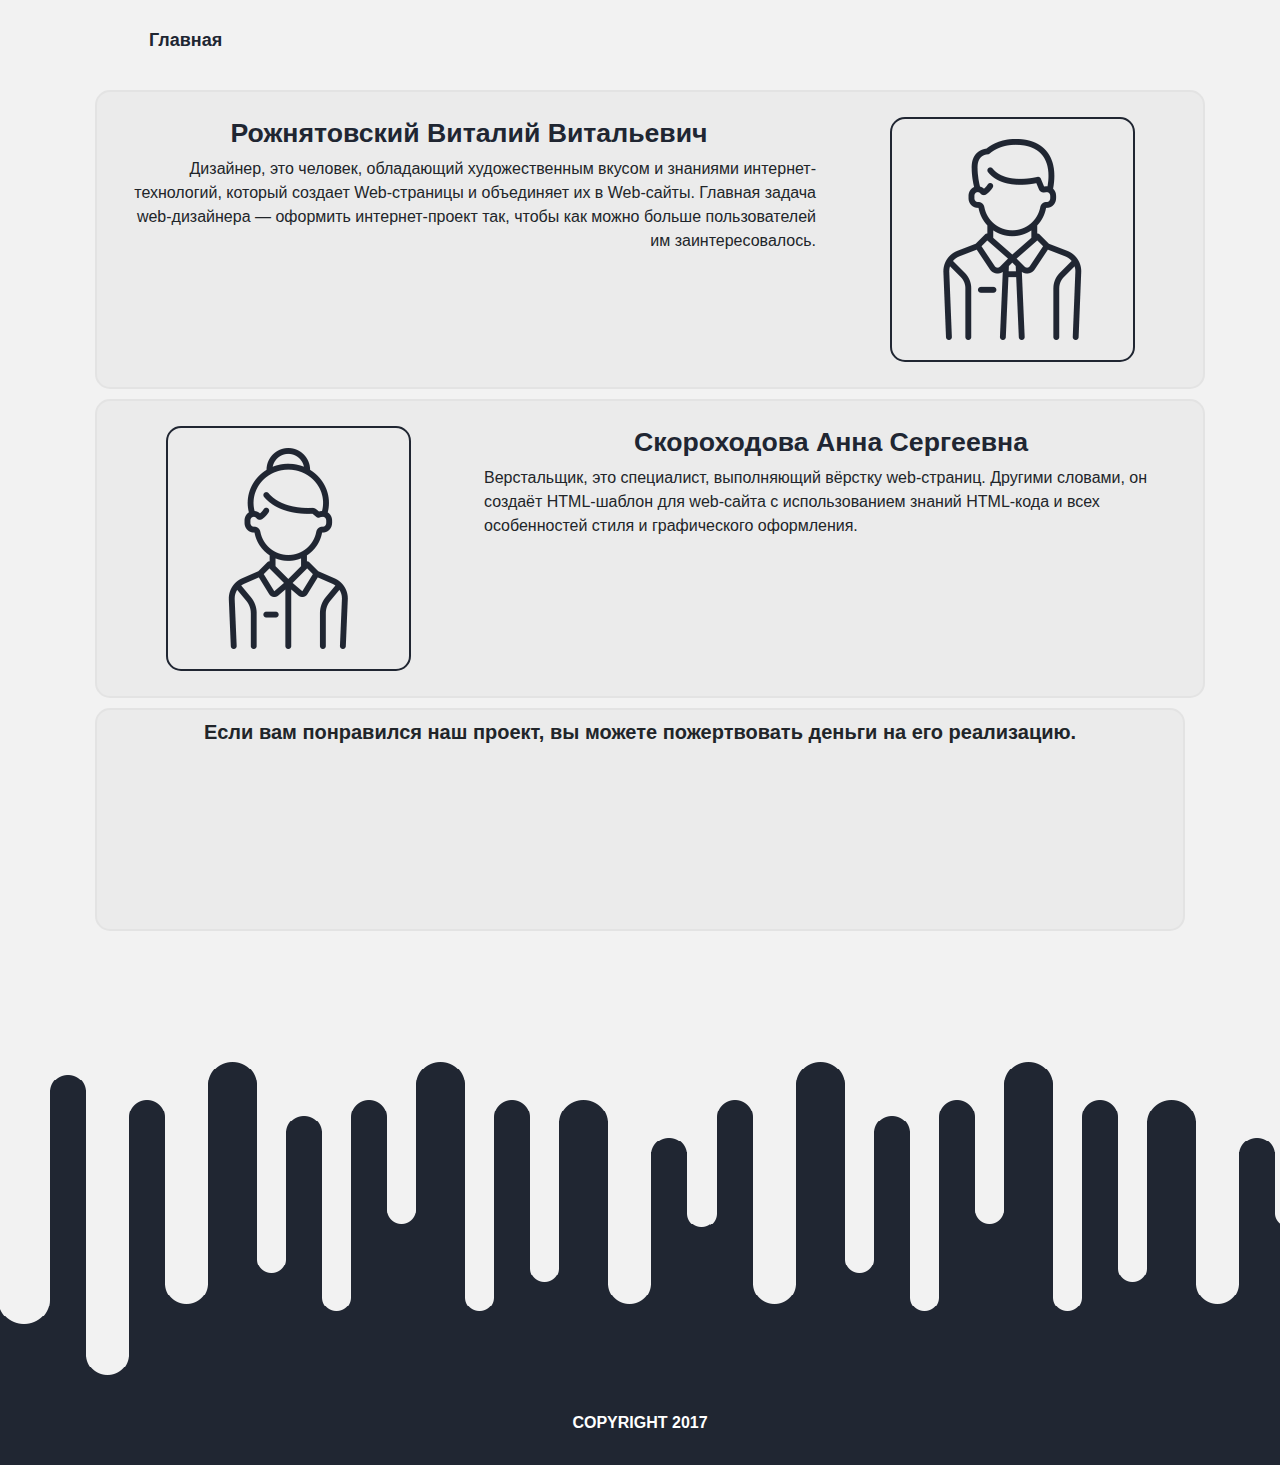
<file: aboutTeam.html>
<!DOCTYPE html>
<html lang="ru">
<head>
	<meta charset="UTF-8">
	<meta http-equiv="X-UA-Compatible" content="IE=edge" />
	<meta name="viewport" content="width=device-width, initial-scale=1.0" />
	<!-- The above 3 meta tags *must* come first in the head; any other head content must come *after* these tags -->

	<!-- Titles -->
	<title>О нас</title>
	<meta name="keywords" content="">
    <meta name="description" content="">


		<link rel="stylesheet" href="libs/animate.css/animate.min.css" />

    <!-- Bootstrap CSS -->
	<link rel="stylesheet" href="libs/bootstrap/css/bootstrap.css">
	<!-- Styles -->
	<link rel="stylesheet" href="css/style.css">
  <link rel="stylesheet" href="libs/font-awesome/css/font-awesome.min.css">


	<!-- FavIcon -->
	<link rel="icon" href="img/favicon.png"  type="image/x-icon" />
</head>
<nav class="navbar navbar-toggleable-md bg-faded navbar-expand-lg">
	<div class="container">
  <button class="navbar-toggler navbar-toggler-right" type="button" data-toggle="collapse" data-target="#navbarNav" aria-controls="navbarNav" aria-expanded="false" aria-label="Toggle navigation">
    <span class="navbar-toggler-icon">&#8801;</span>
  </button>
  <a class="navbar-brand" href="#"></a>
  <div class=" colap collapse navbar-collapse" id="navbarNav">
    <ul class="navbar-nav">
      <li class="nav-item">
        <a class="nav-link" href="index.html">Главная</a>
      </li>
    </ul>
  </div>
	</div>
</nav>
<header>
  <div class="container">

      <div class="team servicesDiv">
        <div class="row ">
          <div class="col-sm-8 ">
            <h2>Рожнятовский Виталий Витальевич</h2>
            <p class="man">Дизайнер, это человек, обладающий художественным вкусом и знаниями интернет-технологий, который создает Web-страницы и объединяет их в Web-сайты. Главная задача web-дизайнера — оформить интернет-проект так, чтобы как можно больше пользователей им заинтересовалось.</p>
          </div>
          <div class="col-sm-4">
            <img class="kontur" src="img\man.png" alt="">
          </div>
        </div>
        </div>
      <div class="team servicesDiv">
        <div class="row">
          <div class="col-sm-4">
            <img class="kontur" src="img\woman.png" alt="">
          </div>
        <div class="col-sm-8">
          <h2>Скороходова Анна Сергеевна</h2>
          <p class="woman">Верстальщик, это специалист, выполняющий вёрстку web-страниц. Другими словами, он создаёт HTML-шаблон для web-сайта с использованием знаний HTML-кода и всех особенностей стиля и графического оформления.</p>
        </div>
        </div>
      </div>
      </div>
  </div>
</header>

<div class="section1">
  <div class="container">
    <div class="servicesDiv">
      <h3>Если вам понравился наш проект, вы можете пожертвовать деньги на его реализацию.</h3>
			<iframe  src="https://money.yandex.ru/quickpay/shop-widget?writer=seller&targets=%22%D0%9F%D0%BE%D0%B4%D0%B4%D0%B5%D1%80%D0%B6%D0%BA%D0%B0%20%D0%BF%D1%80%D0%BE%D0%B5%D0%BA%D1%82%D0%B0%20-%20%D0%A4%D1%80%D0%B0%D1%85%D1%82%D0%BE%D0%B2%D0%B0%D0%BD%D0%B8%D0%B5%20%D0%B0%D0%B2%D1%82%D0%BE%22&targets-hint=&default-sum=100&button-text=14&fio=on&mail=on&hint=&successURL=https%3A%2F%2Fteamlogistics.github.io%2FaboutTeam.html&quickpay=shop&account=410014892072989" width="450" height="170" frameborder="0" allowtransparency="true" scrolling="no"></iframe>

  </div>
</div>
</div>








<footer>
		<p>COPYRIGHT 2017</p>
</footer>

<!-- конец -->
	<!-- Библиотека jQuery - необходима для Bootstrap плагинов -->
	<script src="libs/jquery/jquery.min.js"></script>

	<!-- Bootstrap JS скрипты -->
	<script src="libs/bootstrap/js/bootstrap.js"></script>
	<script src="libs/bootstrap/js/bootstrap.bundle.js"></script>

	<script src="libs/wowjs/wow.min.js"></script>
	<script>
	 new WOW().init();
	</script>
</file>
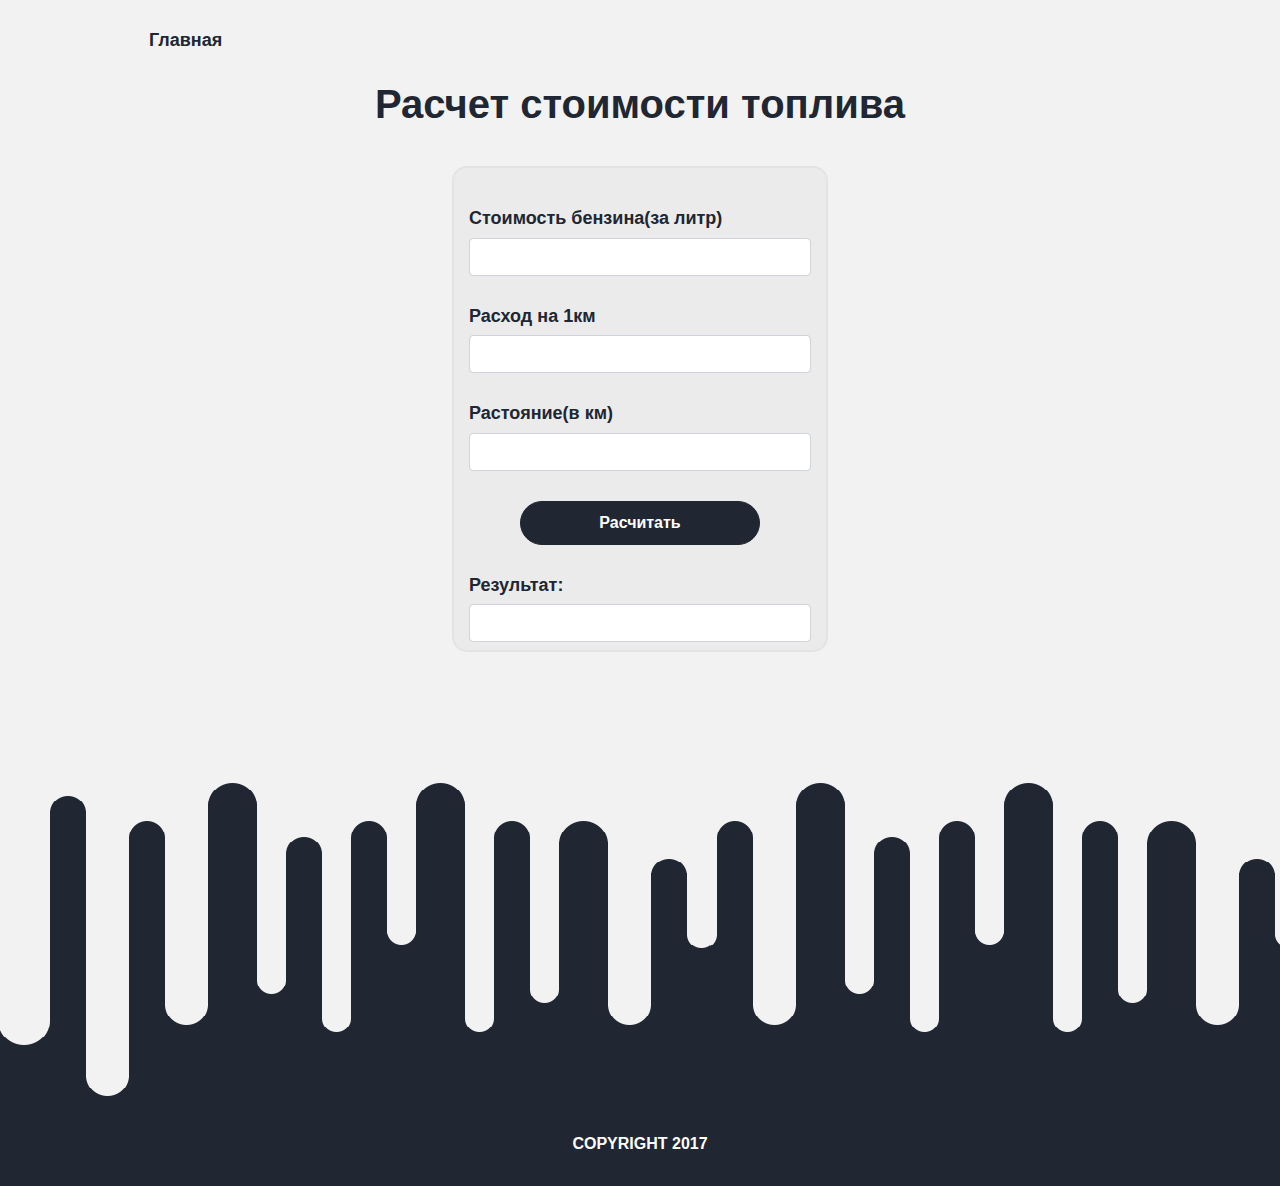
<file: calc.html>
<!DOCTYPE html>
<html lang="ru">
<head>
	<meta charset="UTF-8">
	<meta http-equiv="X-UA-Compatible" content="IE=edge" />
	<meta name="viewport" content="width=device-width, initial-scale=1.0" />
	<!-- The above 3 meta tags *must* come first in the head; any other head content must come *after* these tags -->

	<!-- Titles -->
	<title>Document</title>
	<meta name="keywords" content="">
    <meta name="description" content="">

    <!-- Bootstrap CSS -->
	<link rel="stylesheet" href="libs/bootstrap/css/bootstrap.css">
	<!-- Styles -->
	<link rel="stylesheet" href="css/style.css">
  <link rel="stylesheet" href="libs/font-awesome/css/font-awesome.min.css">


	<!-- FavIcon -->
	<link rel="icon" href="img/favicon.png"  type="image/x-icon" />



</head>
<header>
  <nav class="navbar navbar-toggleable-md bg-faded navbar-expand-lg">
  	<div class="container">
    <button class="navbar-toggler navbar-toggler-right" type="button" data-toggle="collapse" data-target="#navbarNav" aria-controls="navbarNav" aria-expanded="false" aria-label="Toggle navigation">
      <span class="navbar-toggler-icon">&#8801;</span>
    </button>
    <a class="navbar-brand" href="#"></a>
    <div class=" colap collapse navbar-collapse" id="navbarNav">
      <ul class="navbar-nav">
        <li class="nav-item">
          <a class="nav-link" href="index.html">Главная</a>
        </li>
      </ul>
    </div>
  		</div>
  </nav>
</header>

<body>
<header>
 <div class="container calculator">
    <h1 class="h1double">Расчет стоимости топлива</h1>
   <div class="row">
<div class="col-sm"></div>
<div class="col-sm servicesDiv">
	<h2>Стоимость бензина(за литр)</h2>
	<input class="form-control" type="text" id="n1">

	<h2>Расход на 1км</h2>
	<input class="form-control" type="text" id="n2">

	<h2>Растояние(в км)</h2>
	 <input class="form-control" type="text" id="n3"></h2>
<div class="but_res">
	<button class="" onclick="plus()">Расчитать</button>
</div>
	<h2>Результат:</h2>
	<h2 class="form-control" id="out"></h2>
</div>
<div class="col-sm"></div>

   </div>
 </div>
</header>



  <footer>
    <p>COPYRIGHT 2017</p>
  </footer>
  <!-- конец -->
  	<!-- Библиотека jQuery - необходима для Bootstrap плагинов -->
  	<script src="libs/jquery/jquery.min.js"></script>

  	<!-- Bootstrap JS скрипты -->
  	<script src="libs/bootstrap/js/bootstrap.js"></script>
  	<script src="libs/bootstrap/js/bootstrap.bundle.js"></script>

  	<script src="libs/wowjs/wow.min.js"></script>
  	<script>
  	 new WOW().init();
  	</script>


  	<!-- Собственные JS скрипты -->
  	<script src="js/main.js"></script>

  </body>
  </html>
</file>
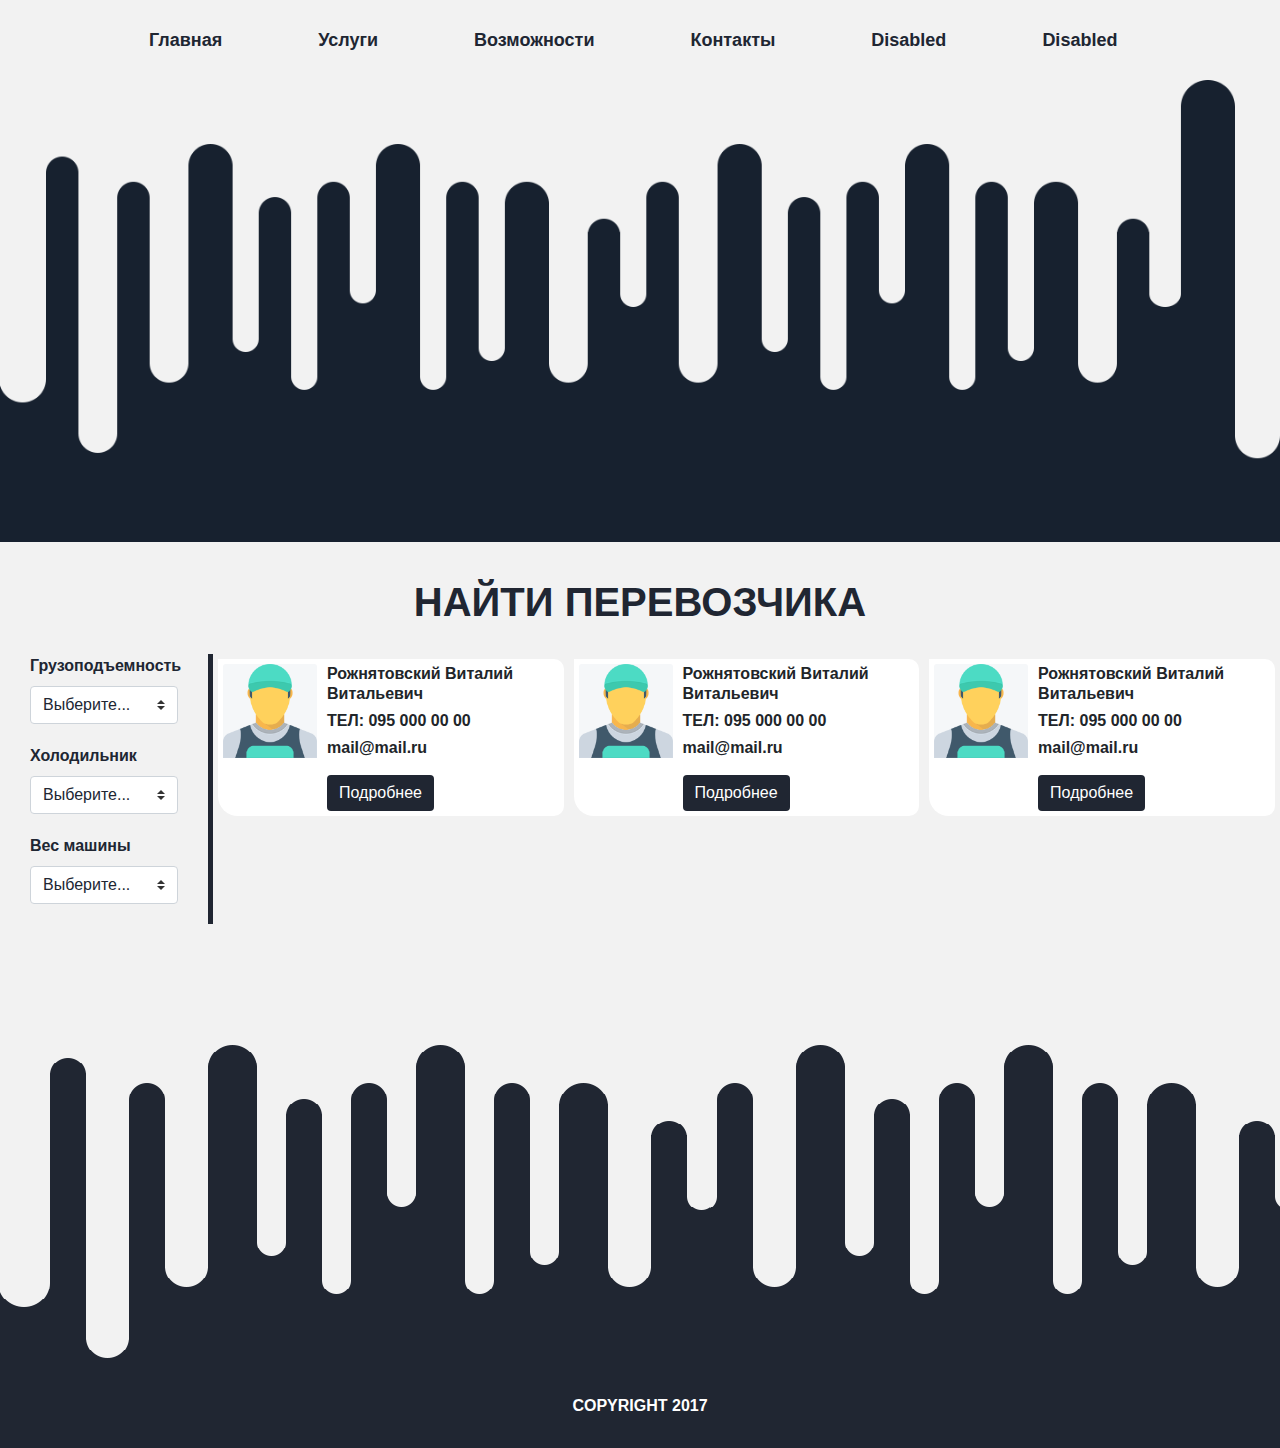
<file: capabilities.html>
<!DOCTYPE html>
<html lang="ru">
<head>
	<meta charset="UTF-8">
	<meta http-equiv="X-UA-Compatible" content="IE=edge" />
	<meta name="viewport" content="width=device-width, initial-scale=1.0" />
	<!-- The above 3 meta tags *must* come first in the head; any other head content must come *after* these tags -->

	<!-- Titles -->
	<title>Document</title>
	<meta name="keywords" content="">
    <meta name="description" content="">

    <!-- Bootstrap CSS -->
	<link rel="stylesheet" href="libs/bootstrap/css/bootstrap.css">
	<!-- Styles -->
	<link rel="stylesheet" href="css/style.css">
  <link rel="stylesheet" href="libs/font-awesome/css/font-awesome.min.css">


	<!-- FavIcon -->
	<link rel="icon" href="img/favicon.png"  type="image/x-icon" />



</head>
<body>
<!-- начало -->

<header>

<nav class="navbar navbar-toggleable-md bg-faded navbar-expand-lg">
	<div class="container">
  <button class="navbar-toggler navbar-toggler-right" type="button" data-toggle="collapse" data-target="#navbarNav" aria-controls="navbarNav" aria-expanded="false" aria-label="Toggle navigation">
    <span class="navbar-toggler-icon">&#8801;</span>
  </button>
  <a class="navbar-brand" href="#"></a>
  <div class=" colap collapse navbar-collapse" id="navbarNav">
    <ul class="navbar-nav">
      <li class="nav-item">
        <a class="nav-link" href="index.html">Главная</a>
      </li>
      <li class="nav-item">
        <a class="nav-link" href="#services">Услуги</a>
      </li>
      <li class="nav-item">
        <a class="nav-link" href="#capabilities">Возможности</a>
      </li>
      <li class="nav-item">
        <a class="nav-link" href="#contacts">Контакты</a>
      </li>
	  <li class="nav-item">
        <a class="nav-link" href="#">Disabled</a>
      </li>
	  <li class="nav-item">
        <a class="nav-link" href="#">Disabled</a>
      </li>
    </ul>
  </div>
		</div>
</nav>

	<div class="clearfix head_img">
		<p class="head_bg"><img class="logo" src="img/header_bg1.png" alt="logo"></p>
	</div>

</header>


<section class="panel_1">
	<h1 class="h1double">НАЙТИ ПЕРЕВОЗЧИКА</h1>
	<div class="container-fluid">
		<div class="row">
			<div class="col-sm-6 col-md-6 col-lg-2 border_right">
				<div class="col-auto">
      <label class="mr-sm-2" for="inlineFormCustomSelect">Грузоподъемность</label>
      <select class="custom-select mb-2 mr-sm-2 mb-sm-0" id="inlineFormCustomSelect">
        <option selected>Выберите...</option>
        <option value="1">500</option>
        <option value="2">1000</option>
        <option value="3">1500</option>
      </select>
    </div>
		<div class="col-auto">
	<label class="mr-sm-2" for="inlineFormCustomSelect">Холодильник</label>
	<select class="custom-select mb-2 mr-sm-2 mb-sm-0" id="inlineFormCustomSelect">
		<option selected>Выберите...</option>
		<option value="1">Да</option>
		<option value="2">Нет</option>
	</select>
</div>
<div class="col-auto">
<label class="mr-sm-2" for="inlineFormCustomSelect">Вес машины</label>
<select class="custom-select mb-2 mr-sm-2 mb-sm-0" id="inlineFormCustomSelect">
		<option selected>Выберите...</option>
		<option value="1">5</option>
		<option value="2">10</option>
		<option value="3">20</option>
</select>
</div>

			</div>

			<div class="col-sm-6 col-md-6 col-lg-10">
				<div class="row">
					<div class="col1 col-sm-4 col-md-4 col-lg-4">
						<div class="one_user">
							<div class="left">
								<img class="card-img-top" src="img/clerk150.png" alt="Card image cap">
								<p></p>
							</div>
							<div class="right">
									<h3>Рожнятовский Виталий Витальевич</h3>
									<h4>ТЕЛ: 095 000 00 00</h4>
									<h4 class="mail_user">mail@mail.ru</h4>
									<button type="button" class="btn btn-secondary">Подробнее</button>
							</div>
						</div>
					</div>
					<div class="col1 col-sm-4 col-md-4 col-lg-4">
						<div class="one_user">
							<div class="left">
								<img class="card-img-top" src="img/clerk150.png" alt="Card image cap">
								<p></p>
							</div>
							<div class="right">
									<h3>Рожнятовский Виталий Витальевич</h3>
									<h4>ТЕЛ: 095 000 00 00</h4>
									<h4 class="mail_user">mail@mail.ru</h4>
									<button type="button" class="btn btn-secondary">Подробнее</button>
							</div>
						</div>
					</div>
					<div class="col1 col-sm-4 col-md-4 col-lg-4">
						<div class="one_user">
							<div class="left">
								<img class="card-img-top" src="img/clerk150.png" alt="Card image cap">
								<p></p>
							</div>
							<div class="right">
									<h3>Рожнятовский Виталий Витальевич</h3>
									<h4>ТЕЛ: 095 000 00 00</h4>
									<h4 class="mail_user">mail@mail.ru</h4>
									<button type="button" class="btn btn-secondary">Подробнее</button>
							</div>
						</div>
					</div>
			</div>
			</div>
		</div>
	</div>
</section>



<footer>
		<p>COPYRIGHT 2017</p>
</footer>




<!-- конец -->
	<!-- Библиотека jQuery - необходима для Bootstrap плагинов -->
	<script src="libs/jquery/jquery.min.js"></script>

	<!-- Bootstrap JS скрипты -->
	<script src="libs/bootstrap/js/bootstrap.js"></script>
	<script src="libs/bootstrap/js/bootstrap.bundle.js"></script>

	<!-- Собственные JS скрипты -->
	<script src="js/main.js"></script>

</body>
</html>
</file>
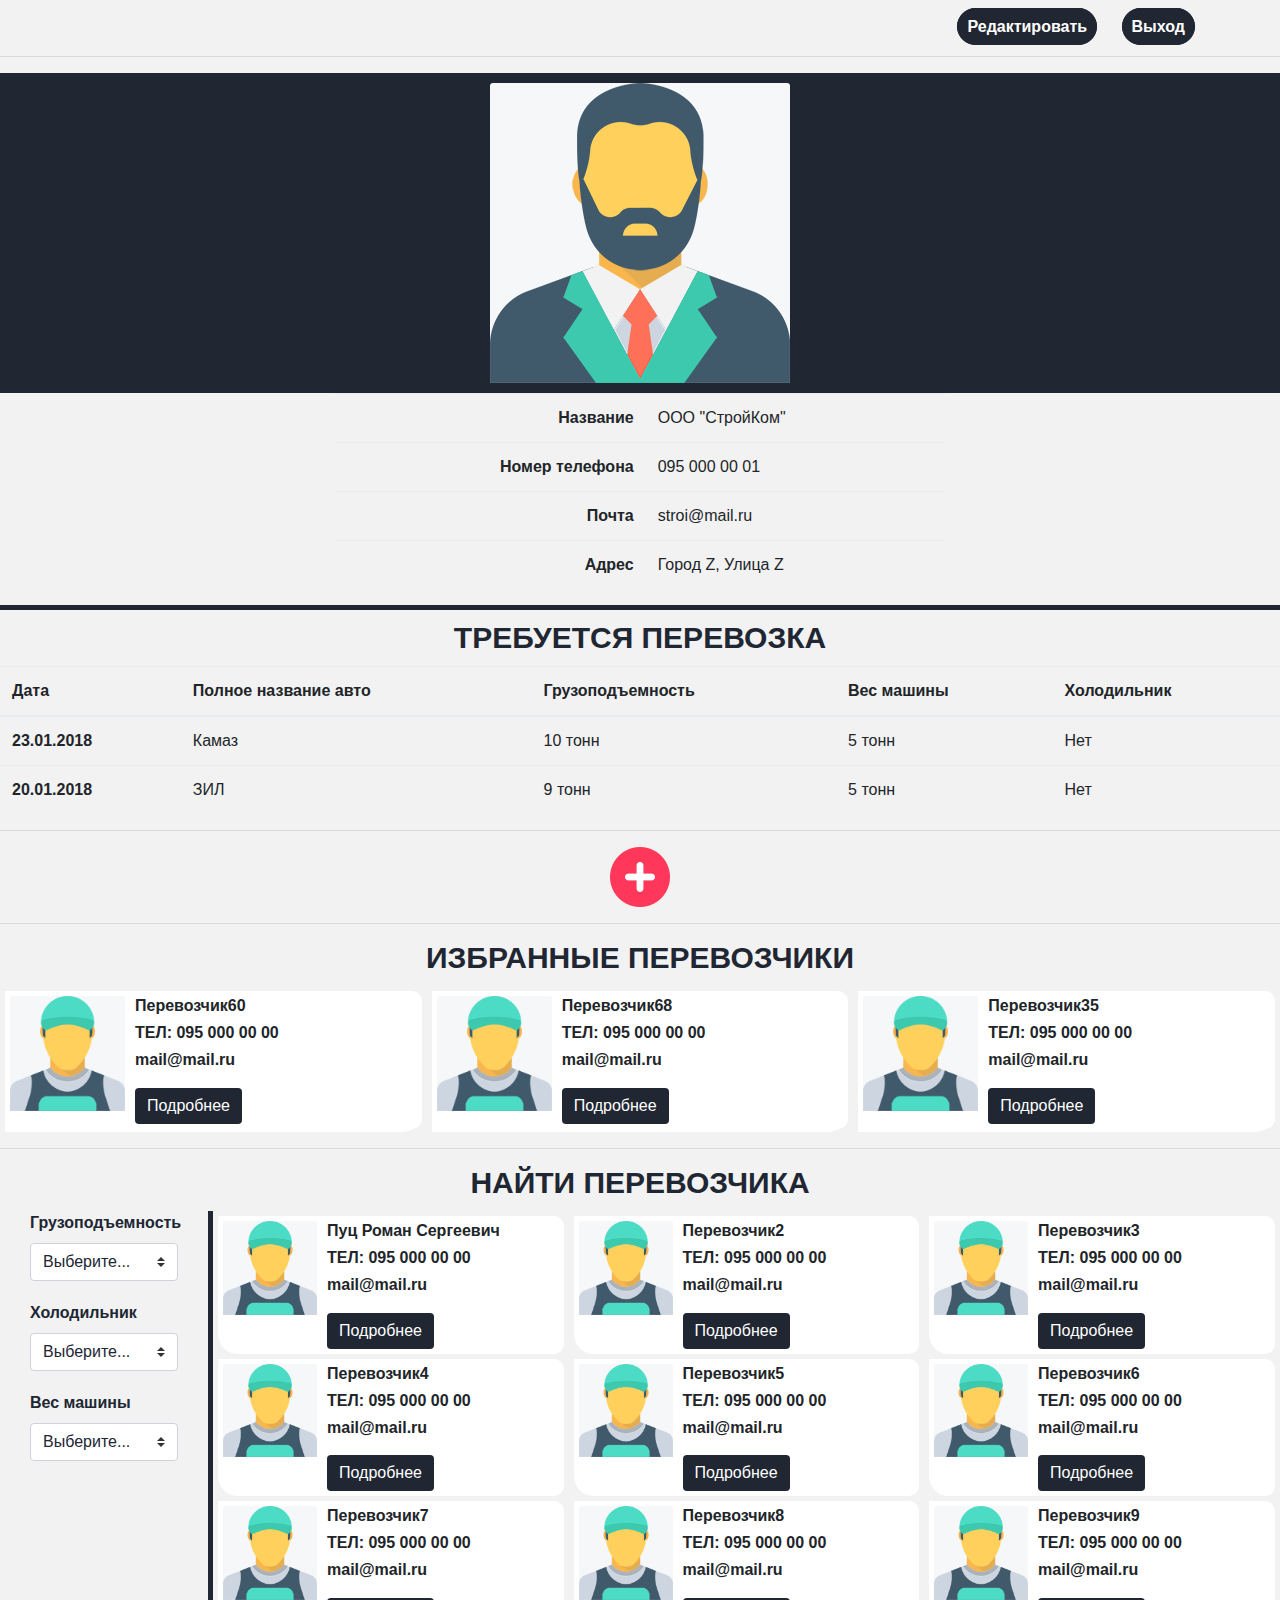
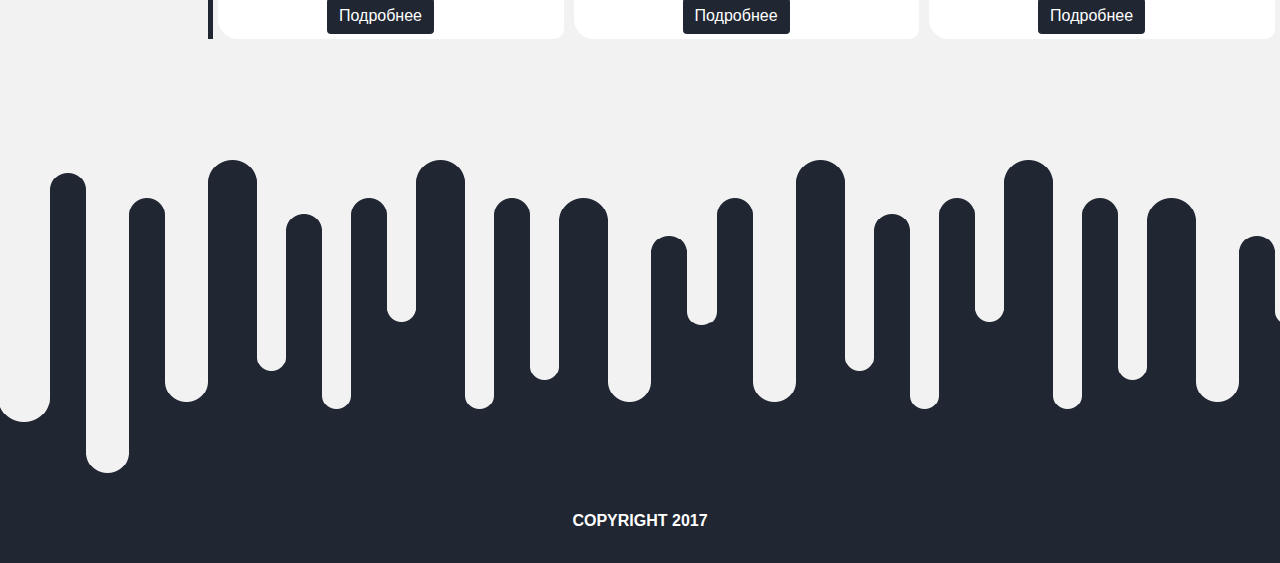
<file: companyAccount.html>
<!DOCTYPE html>
<html lang="ru">
<head>
	<meta charset="UTF-8">
	<meta http-equiv="X-UA-Compatible" content="IE=edge" />
	<meta name="viewport" content="width=device-width, initial-scale=1.0" />
	<!-- The above 3 meta tags *must* come first in the head; any other head content must come *after* these tags -->

	<!-- Titles -->
	<title>Document</title>
	<meta name="keywords" content="">
    <meta name="description" content="">

    <!-- Bootstrap CSS -->
	<link rel="stylesheet" href="libs/bootstrap/css/bootstrap.css">
	<!-- Styles -->
	<link rel="stylesheet" href="css/style.css">
  <link rel="stylesheet" href="libs/font-awesome/css/font-awesome.min.css">


	<!-- FavIcon -->
	<link rel="icon" href="img/favicon.png"  type="image/x-icon" />



</head>
<body>
<!-- начало -->

<header>

<div class="container">
	<div class="row">
		<div class="user_acc col">
			<a href="#">Редактировать</a>
			<a href="index.html">Выход</a>
		</div>
	</div>
</div>
<hr>

</header>


<section class="user_page">
	<div class="container-fluid">
		<div class="row">
			<div class="col_UsPag col-sm-12 col-md-12 col-lg-12">
					<p class="user_photoP"><img class="user_photo card-img-top" src="img/company300.png" alt="Card image cap"></p>
				</div>

				<div class="border_bottom col-sm-12 col-md-12 col-lg-12">
					<div class="row">
						<div class=" col-sm-0 col-md-0 col-lg-3">
</div>
						<div class=" col-sm-12 col-md-12 col-lg-6">
							<table class="table">
							<thead>

						  </thead>
							<tbody>
								<tr>
									<th class="th" scope="row">Название</th>
									<td>ООО "СтройКом"</td>
								</tr>
								<tr>
									<th class="th" scope="row">Номер телефона</th>
									<td>095 000 00 01</td>
								</tr>
								<tr>
									<th class="th" scope="row">Почта</th>
									<td>stroi@mail.ru</td>
								</tr>
								<tr>
									<th class="th" scope="row">Адрес</th>
									<td>Город Z, Улица Z</td>
								</tr>
						  </tbody>
						</table>
						</div>
						<div class=" col-sm-0 col-md-0 col-lg-3">
</div>
					</div>
					</div>

			</div>
		</div>
</section>
<section class="list_auto_all">
	<h2 class="list_auto">ТРЕБУЕТСЯ ПЕРЕВОЗКА</h2>
<table class="table">

		<thead>
				<tr>
						<th scope="col">Дата</th>
						<th scope="col">Полное название авто</th>
						<th scope="col">Грузоподъемность</th>
						<th scope="col">Вес машины</th>
						<th scope="col">Холодильник</th>
				</tr>
		</thead>
		<tbody>
			<tr>
			<th scope="row">23.01.2018</th>
					<td>Камаз</td>
					<td>10 тонн</td>
					<td>5 тонн</td>
					<td>Нет</td>
			</tr>
			<tr>
			<th scope="row">20.01.2018</th>
					<td>ЗИЛ</td>
					<td>9 тонн</td>
					<td>5 тонн</td>
					<td>Нет</td>
			</tr>
		</tbody>
</table>
<hr>
</section>

<section class="buttonAddUser">
		<p class="buttonAddUserP">
			<img src="img/buttonAdd.png" alt="Card image cap">
		</p>
		<hr>
</section>


<section class="likeAuto">
	<h2 class="list_auto">ИЗБРАННЫЕ ПЕРЕВОЗЧИКИ</h2>
	<div class="container-fluid">
		<div class="row">
			<div class="col1 col-sm-4 col-md-4 col-lg-4">
				<div class="one_user">
					<div class="left">
						<img class="card-img-top" src="img/clerk150.png" alt="Card image cap">
						<p></p>
					</div>
					<div class="right">
							<h3>Перевозчик60</h3>
							<h4>ТЕЛ: 095 000 00 00</h4>
							<h4 class="mail_user">mail@mail.ru</h4>
							<button type="button" class="btn btn-secondary">Подробнее</button>
					</div>
				</div>
			</div>
			<div class="col1 col-sm-4 col-md-4 col-lg-4">
				<div class="one_user">
					<div class="left">
						<img class="card-img-top" src="img/clerk150.png" alt="Card image cap">
						<p></p>
					</div>
					<div class="right">
							<h3>Перевозчик68</h3>
							<h4>ТЕЛ: 095 000 00 00</h4>
							<h4 class="mail_user">mail@mail.ru</h4>
							<button type="button" class="btn btn-secondary">Подробнее</button>
					</div>
				</div>
			</div>
			<div class="col1 col-sm-4 col-md-4 col-lg-4">
				<div class="one_user">
					<div class="left">
						<img class="card-img-top" src="img/clerk150.png" alt="Card image cap">
						<p></p>
					</div>
					<div class="right">
							<h3>Перевозчик35</h3>
							<h4>ТЕЛ: 095 000 00 00</h4>
							<h4 class="mail_user">mail@mail.ru</h4>
							<button type="button" class="btn btn-secondary">Подробнее</button>
					</div>
				</div>
			</div>
		</div>
	</div>
	<hr>
</section>



<section class="panel_1">
	<h2 class="list_auto">НАЙТИ ПЕРЕВОЗЧИКА</h2>
	<div class="container-fluid">
		<div class="row">
			<div class="col-sm-6 col-md-6 col-lg-2 border_right">
				<div class="col-auto">
      <label class="mr-sm-2" for="inlineFormCustomSelect">Грузоподъемность</label>
      <select class="custom-select mb-2 mr-sm-2 mb-sm-0" id="inlineFormCustomSelect">
        <option selected>Выберите...</option>
        <option value="1">500</option>
        <option value="2">1000</option>
        <option value="3">1500</option>
      </select>
    </div>
		<div class="col-auto">
	<label class="mr-sm-2" for="inlineFormCustomSelect">Холодильник</label>
	<select class="custom-select mb-2 mr-sm-2 mb-sm-0" id="inlineFormCustomSelect">
		<option selected>Выберите...</option>
		<option value="1">Да</option>
		<option value="2">Нет</option>
	</select>
</div>
<div class="col-auto">
<label class="mr-sm-2" for="inlineFormCustomSelect">Вес машины</label>
<select class="custom-select mb-2 mr-sm-2 mb-sm-0" id="inlineFormCustomSelect">
		<option selected>Выберите...</option>
		<option value="1">5</option>
		<option value="2">10</option>
		<option value="3">20</option>
</select>
</div>

			</div>

			<div class="col-sm-6 col-md-6 col-lg-10">
				<div class="row">
					<div class="col1 col-sm-4 col-md-4 col-lg-4">
						<div class="one_user">
							<div class="left">
								<img class="card-img-top" src="img/clerk150.png" alt="Card image cap">
								<p></p>
							</div>
							<div class="right">
									<h3>Пуц Роман Сергеевич</h3>
									<h4>ТЕЛ: 095 000 00 00</h4>
									<h4 class="mail_user">mail@mail.ru</h4>
									<button type="button" class="btn btn-secondary">
										<a class="openUser" href="userAccount2.html">Подробнее</a>
									</button>
							</div>
						</div>
					</div>
					<div class="col1 col-sm-4 col-md-4 col-lg-4">
						<div class="one_user">
							<div class="left">
								<img class="card-img-top" src="img/clerk150.png" alt="Card image cap">
								<p></p>
							</div>
							<div class="right">
									<h3>Перевозчик2</h3>
									<h4>ТЕЛ: 095 000 00 00</h4>
									<h4 class="mail_user">mail@mail.ru</h4>
									<button type="button" class="btn btn-secondary">Подробнее</button>
							</div>
						</div>
					</div>
					<div class="col1 col-sm-4 col-md-4 col-lg-4">
						<div class="one_user">
							<div class="left">
								<img class="card-img-top" src="img/clerk150.png" alt="Card image cap">
								<p></p>
							</div>
							<div class="right">
									<h3>Перевозчик3</h3>
									<h4>ТЕЛ: 095 000 00 00</h4>
									<h4 class="mail_user">mail@mail.ru</h4>
									<button type="button" class="btn btn-secondary">Подробнее</button>
							</div>
						</div>
					</div>
			</div>
			<div class="row">
				<div class="col1 col-sm-4 col-md-4 col-lg-4">
					<div class="one_user">
						<div class="left">
							<img class="card-img-top" src="img/clerk150.png" alt="Card image cap">
							<p></p>
						</div>
						<div class="right">
								<h3>Перевозчик4</h3>
								<h4>ТЕЛ: 095 000 00 00</h4>
								<h4 class="mail_user">mail@mail.ru</h4>
								<button type="button" class="btn btn-secondary">Подробнее</button>
						</div>
					</div>
				</div>
				<div class="col1 col-sm-4 col-md-4 col-lg-4">
					<div class="one_user">
						<div class="left">
							<img class="card-img-top" src="img/clerk150.png" alt="Card image cap">
							<p></p>
						</div>
						<div class="right">
								<h3>Перевозчик5</h3>
								<h4>ТЕЛ: 095 000 00 00</h4>
								<h4 class="mail_user">mail@mail.ru</h4>
								<button type="button" class="btn btn-secondary">Подробнее</button>
						</div>
					</div>
				</div>
				<div class="col1 col-sm-4 col-md-4 col-lg-4">
					<div class="one_user">
						<div class="left">
							<img class="card-img-top" src="img/clerk150.png" alt="Card image cap">
							<p></p>
						</div>
						<div class="right">
								<h3>Перевозчик6</h3>
								<h4>ТЕЛ: 095 000 00 00</h4>
								<h4 class="mail_user">mail@mail.ru</h4>
								<button type="button" class="btn btn-secondary">Подробнее</button>
						</div>
					</div>
				</div>
		</div>
		<div class="row">
			<div class="col1 col-sm-4 col-md-4 col-lg-4">
				<div class="one_user">
					<div class="left">
						<img class="card-img-top" src="img/clerk150.png" alt="Card image cap">
						<p></p>
					</div>
					<div class="right">
							<h3>Перевозчик7</h3>
							<h4>ТЕЛ: 095 000 00 00</h4>
							<h4 class="mail_user">mail@mail.ru</h4>
							<button type="button" class="btn btn-secondary">Подробнее</button>
					</div>
				</div>
			</div>
			<div class="col1 col-sm-4 col-md-4 col-lg-4">
				<div class="one_user">
					<div class="left">
						<img class="card-img-top" src="img/clerk150.png" alt="Card image cap">
						<p></p>
					</div>
					<div class="right">
							<h3>Перевозчик8</h3>
							<h4>ТЕЛ: 095 000 00 00</h4>
							<h4 class="mail_user">mail@mail.ru</h4>
							<button type="button" class="btn btn-secondary">Подробнее</button>
					</div>
				</div>
			</div>
			<div class="col1 col-sm-4 col-md-4 col-lg-4">
				<div class="one_user">
					<div class="left">
						<img class="card-img-top" src="img/clerk150.png" alt="Card image cap">
						<p></p>
					</div>
					<div class="right">
							<h3>Перевозчик9</h3>
							<h4>ТЕЛ: 095 000 00 00</h4>
							<h4 class="mail_user">mail@mail.ru</h4>
							<button type="button" class="btn btn-secondary">Подробнее</button>
					</div>
				</div>
			</div>
	</div>
			</div>
		</div>
	</div>
</section>


<footer>
		<p>COPYRIGHT 2017</p>
</footer>




<!-- конец -->
	<!-- Библиотека jQuery - необходима для Bootstrap плагинов -->
	<script src="libs/jquery/jquery.min.js"></script>

	<!-- Bootstrap JS скрипты -->
	<script src="libs/bootstrap/js/bootstrap.js"></script>
	<script src="libs/bootstrap/js/bootstrap.bundle.js"></script>

	<!-- Собственные JS скрипты -->
	<script src="js/main.js"></script>

</body>
</html>
</file>
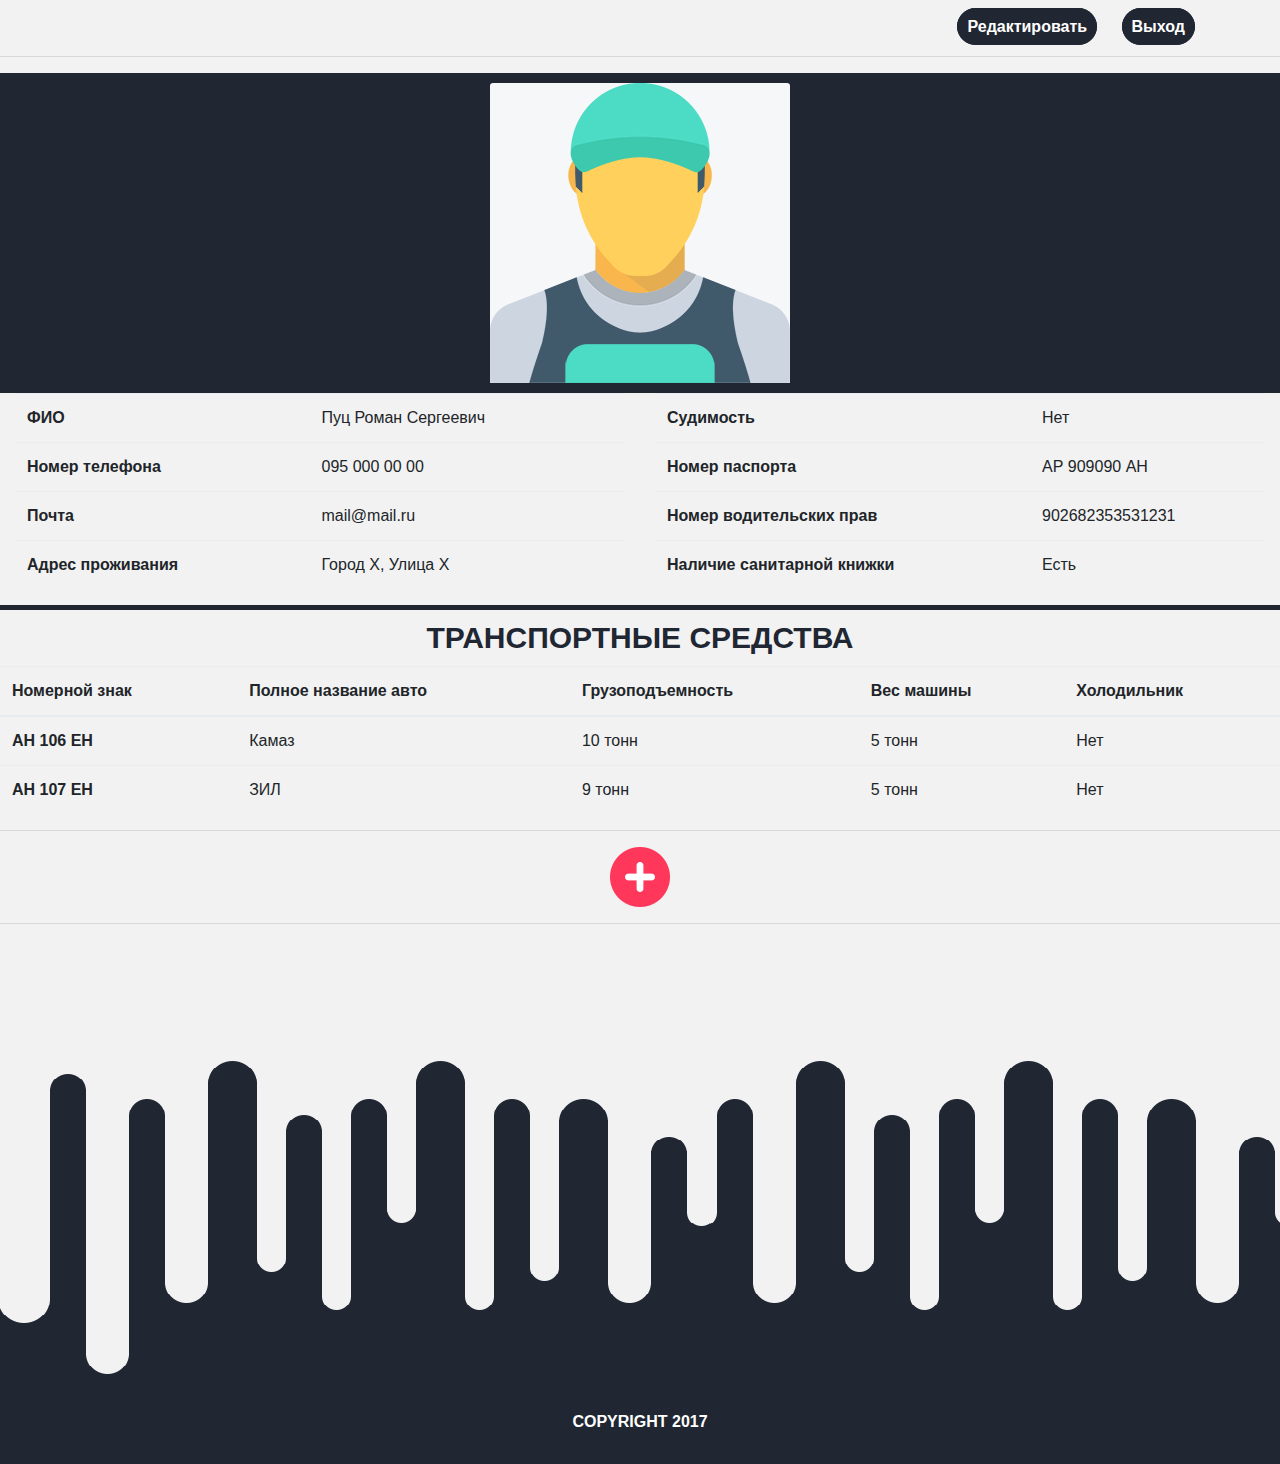
<file: userAccount.html>
<!DOCTYPE html>
<html lang="ru">
<head>
	<meta charset="UTF-8">
	<meta http-equiv="X-UA-Compatible" content="IE=edge" />
	<meta name="viewport" content="width=device-width, initial-scale=1.0" />
	<!-- The above 3 meta tags *must* come first in the head; any other head content must come *after* these tags -->

	<!-- Titles -->
	<title>Document</title>
	<meta name="keywords" content="">
    <meta name="description" content="">

    <!-- Bootstrap CSS -->
	<link rel="stylesheet" href="libs/bootstrap/css/bootstrap.css">
	<!-- Styles -->
	<link rel="stylesheet" href="css/style.css">
  <link rel="stylesheet" href="libs/font-awesome/css/font-awesome.min.css">


	<!-- FavIcon -->
	<link rel="icon" href="img/favicon.png"  type="image/x-icon" />



</head>
<body>
<!-- начало -->

<header>

<div class="container">
	<div class="row">
		<div class="user_acc col">
			<a href="#">Редактировать</a>
			<a href="index.html">Выход</a>
		</div>
	</div>
</div>
<hr>

</header>


<section class="user_page">
	<div class="container-fluid">
		<div class="row">
			<div class="col_UsPag col-sm-12 col-md-12 col-lg-12">
					<p class="user_photoP"><img class="user_photo card-img-top" src="img/clerk300.png" alt="Card image cap"></p>
				</div>

				<div class="border_bottom col-sm-12 col-md-12 col-lg-12">
					<div class="row">
						<div class=" col-sm-12 col-md-12 col-lg-6">
							<table class="table">
							<thead>

						  </thead>
							<tbody>
								<tr>
									<th scope="row">ФИО</th>
									<td>Пуц Роман Сергеевич</td>
								</tr>
								<tr>
									<th scope="row">Номер телефона</th>
									<td>095 000 00 00</td>
								</tr>
								<tr>
									<th scope="row">Почта</th>
									<td>mail@mail.ru</td>
								</tr>
								<tr>
									<th scope="row">Адрес проживания</th>
									<td>Город Х, Улица Х</td>
								</tr>
						  </tbody>
						</table>
						</div>
						<div class=" col-sm-12 col-md-12 col-lg-6">
							<table class="table">
							<thead>

							</thead>
							<tbody>
								<tr>
									<th scope="row">Судимость</th>
									<td>Нет</td>
								</tr>
								<tr>
									<th scope="row">Номер паспорта</th>
									<td>АР 909090 АН</td>
								</tr>
								<tr>
									<th scope="row">Номер водительских прав</th>
									<td>902682353531231</td>
								</tr>
								<tr>
									<th scope="row">Наличие санитарной книжки</th>
									<td>Есть</td>
								</tr>
							</tbody>
						</table>
						</div>
					</div>
					</div>

			</div>
		</div>
</section>
<section class="list_auto_all">
	<h2 class="list_auto">ТРАНСПОРТНЫЕ СРЕДСТВА</h3>
<table class="table">

		<thead>
				<tr>
						<th scope="col">Номерной знак</th>
						<th scope="col">Полное название авто</th>
						<th scope="col">Грузоподъемность</th>
						<th scope="col">Вес машины</th>
						<th scope="col">Холодильник</th>
				</tr>
		</thead>
		<tbody>
			<tr>
			<th scope="row">АН 106 ЕН</th>
					<td>Камаз</td>
					<td>10 тонн</td>
					<td>5 тонн</td>
					<td>Нет</td>
			</tr>
			<tr>
			<th scope="row">АН 107 ЕН</th>
					<td>ЗИЛ</td>
					<td>9 тонн</td>
					<td>5 тонн</td>
					<td>Нет</td>
			</tr>
		</tbody>
</table>
</section>
<section class="buttonAddUser">
	<hr>
		<p class="buttonAddUserP">
			<img src="img/buttonAdd.png" alt="Card image cap">
		</p>
		<hr>
</section>
<footer>
		<p>COPYRIGHT 2017</p>
</footer>




<!-- конец -->
	<!-- Библиотека jQuery - необходима для Bootstrap плагинов -->
	<script src="libs/jquery/jquery.min.js"></script>

	<!-- Bootstrap JS скрипты -->
	<script src="libs/bootstrap/js/bootstrap.js"></script>
	<script src="libs/bootstrap/js/bootstrap.bundle.js"></script>

	<!-- Собственные JS скрипты -->
	<script src="js/main.js"></script>

</body>
</html>
</file>
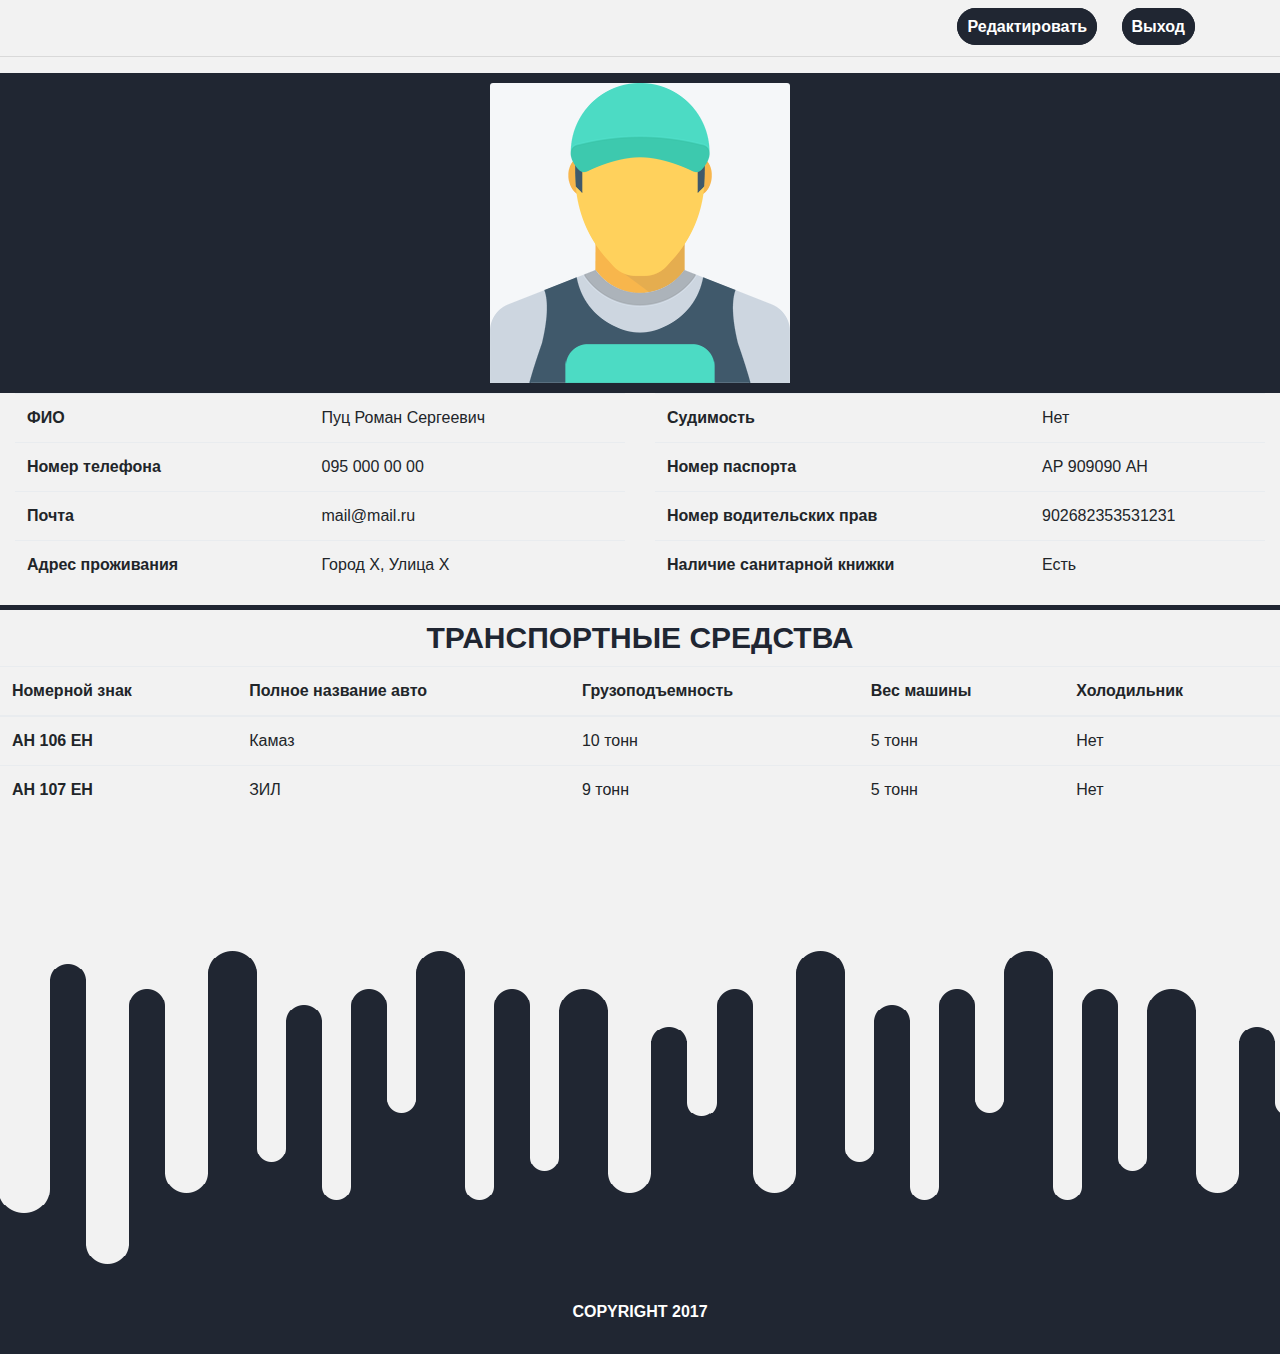
<file: userAccount2.html>
<!DOCTYPE html>
<html lang="ru">
<head>
	<meta charset="UTF-8">
	<meta http-equiv="X-UA-Compatible" content="IE=edge" />
	<meta name="viewport" content="width=device-width, initial-scale=1.0" />
	<!-- The above 3 meta tags *must* come first in the head; any other head content must come *after* these tags -->

	<!-- Titles -->
	<title>Document</title>
	<meta name="keywords" content="">
    <meta name="description" content="">

    <!-- Bootstrap CSS -->
	<link rel="stylesheet" href="libs/bootstrap/css/bootstrap.css">
	<!-- Styles -->
	<link rel="stylesheet" href="css/style.css">
  <link rel="stylesheet" href="libs/font-awesome/css/font-awesome.min.css">


	<!-- FavIcon -->
	<link rel="icon" href="img/favicon.png"  type="image/x-icon" />



</head>
<body>
<!-- начало -->

<header>

<div class="container">
	<div class="row">
		<div class="user_acc col">
			<a href="#">Редактировать</a>
			<a href="companyAccount.html">Выход</a>
		</div>
	</div>
</div>
<hr>

</header>


<section class="user_page">
	<div class="container-fluid">
		<div class="row">
			<div class="col_UsPag col-sm-12 col-md-12 col-lg-12">
					<p class="user_photoP"><img class="user_photo card-img-top" src="img/clerk300.png" alt="Card image cap"></p>
				</div>

				<div class="border_bottom col-sm-12 col-md-12 col-lg-12">
					<div class="row">
						<div class=" col-sm-12 col-md-12 col-lg-6">
							<table class="table">
							<thead>

						  </thead>
							<tbody>
								<tr>
									<th scope="row">ФИО</th>
									<td>Пуц Роман Сергеевич</td>
								</tr>
								<tr>
									<th scope="row">Номер телефона</th>
									<td>095 000 00 00</td>
								</tr>
								<tr>
									<th scope="row">Почта</th>
									<td>mail@mail.ru</td>
								</tr>
								<tr>
									<th scope="row">Адрес проживания</th>
									<td>Город Х, Улица Х</td>
								</tr>
						  </tbody>
						</table>
						</div>
						<div class=" col-sm-12 col-md-12 col-lg-6">
							<table class="table">
							<thead>

							</thead>
							<tbody>
								<tr>
									<th scope="row">Судимость</th>
									<td>Нет</td>
								</tr>
								<tr>
									<th scope="row">Номер паспорта</th>
									<td>АР 909090 АН</td>
								</tr>
								<tr>
									<th scope="row">Номер водительских прав</th>
									<td>902682353531231</td>
								</tr>
								<tr>
									<th scope="row">Наличие санитарной книжки</th>
									<td>Есть</td>
								</tr>
							</tbody>
						</table>
						</div>
					</div>
					</div>

			</div>
		</div>
</section>
<section class="list_auto_all">
	<h2 class="list_auto">ТРАНСПОРТНЫЕ СРЕДСТВА</h3>
<table class="table">

		<thead>
				<tr>
						<th scope="col">Номерной знак</th>
						<th scope="col">Полное название авто</th>
						<th scope="col">Грузоподъемность</th>
						<th scope="col">Вес машины</th>
						<th scope="col">Холодильник</th>
				</tr>
		</thead>
		<tbody>
			<tr>
			<th scope="row">АН 106 ЕН</th>
					<td>Камаз</td>
					<td>10 тонн</td>
					<td>5 тонн</td>
					<td>Нет</td>
			</tr>
			<tr>
			<th scope="row">АН 107 ЕН</th>
					<td>ЗИЛ</td>
					<td>9 тонн</td>
					<td>5 тонн</td>
					<td>Нет</td>
			</tr>
		</tbody>
</table>
</section>
<footer>
		<p>COPYRIGHT 2017</p>
</footer>




<!-- конец -->
	<!-- Библиотека jQuery - необходима для Bootstrap плагинов -->
	<script src="libs/jquery/jquery.min.js"></script>

	<!-- Bootstrap JS скрипты -->
	<script src="libs/bootstrap/js/bootstrap.js"></script>
	<script src="libs/bootstrap/js/bootstrap.bundle.js"></script>

	<!-- Собственные JS скрипты -->
	<script src="js/main.js"></script>

</body>
</html>
</file>
<file: css/style.css>
/*
ОСНОВНЫЕ ЦВЕТА
РОЗОВЫЙ #ff375b
СИНИЙ #202632
СЕРЫЙ #f2f2f2
*/
h1,h2,h3,h4,h5,h6,p,a{

}

html,body{
  background-color: #f2f2f2;
  margin: 0;
}
div{
  box-sizing: border-box;
}
img {
  max-width: 100%;
  height: auto;
}
.aaa,.aaa:hover{
  text-decoration: none;
  color: #202632;
  font-weight: bold;
}

.navbar-toggler-icon{
	color:#202632;
	font-size:20px;
	font-weight:bolder;
}
span{
	color:#202632;
	font-size:18px;
}
.navbar a{
	color:#202632;
	font-size:18px;
  font-weight:bolder;
}
.navbar a:hover,.navbar a:focus{
	color:#ff375b;
	font-size:18px;
	font-weight:bolder;
	border-bottom: 3px solid #ff375b;

}

.clearfix:after {
  content: '';
  display: table;
  width: 100%;
  clear: both;
}
.logo_p{
	padding-top: 100px;
	padding-bottom: 20px;
	margin-bottom: 0;
	text-align: center;
}
.head_bg{
	text-align: center;
}
.head_img img{
	height:100%;
	width: 100%;
	/*border: 2px solid red;*/
}
h1{
  font-weight: bold;
  font-size: 40pt;
  margin-top: 0;
  text-align: center;
  color: #202632;
  padding-top: 100px;
}
h2{
  font-weight: bold;
  font-size: 20pt;
  margin-top: 0;
  text-align: center;
  color: #202632;
}
.navbar{
  height: 80px;
  /*border: 2px solid red;*/
  text-align: center;
}
.nav-item{
/*  border: 2px solid red;*/
  padding-right: 40px;
  padding-left: 40px;
}

.services{
background-color: #f2f2f2;
padding-bottom: 100px;
}
.row{
/*  padding-top: 70px;*/
  text-align: center;

}
.col-sm{
text-align: center;
}
.servicesDiv{
  padding-top: 10px;
  background: #ebebeb;
  border-radius: 15px;
  border: 2px solid #e3e3e3;
  margin: 10px;
}
.services h1{
  padding-bottom: 40px;
  padding-top: 40px;
}
.services img{
padding-bottom: 50px;
padding-top: 50px;
}
.services p{
  padding-top: 45px;
  font-weight: bold;
}
.services button{
  color: #fff; /* цвет текста */
  text-decoration: none; /* убирать подчёркивание у ссылок */
  user-select: none; /* убирать выделение текста */
  background-color: #202632; /* фон кнопки */
  padding: 9px; /* отступ от текста */
  outline: none; /* убирать контур в Mozilla */
	font-family:sans-serif;
	border:1px solid #202632;
  border-radius:50px;
	border-color: #202632;
	width: 240px; /*размер кнопки*/
  text-align: center;
  font-weight: bold;
}
.services button:hover{
  color: #fff;
  background-color:#ff375b;
  border-color: #ff375b;
}
.capabilities{
  background-color: #202632;
}
.capabilities h1{
  margin-top:0;
  padding-top: 50px;
  padding-bottom: 50px;
  color: #fff;
}
.capabilities p{
  color: #fff;
  font-weight: bold;
  padding-top: 50px;
  padding-bottom: 50px;
  font-size: 15pt;
  text-align: center;

}
.capabilities2 button{
  color: #202632; /* цвет текста */
  text-decoration: none; /* убирать подчёркивание у ссылок */
  user-select: none; /* убирать выделение текста */
  background-color: #fff; /* фон кнопки */
  padding: 9px; /* отступ от текста */
  outline: none; /* убирать контур в Mozilla */
	font-family:sans-serif;
	border:1px solid #202632;
  border-radius:50px;
	border-color: #202632;
	width: 240px; /*размер кнопки*/
  text-align: center;
  font-weight: bold;
}
.capabilities2{
  background-color: #202632;
  color: #fff;
  font-weight: bold;
  font-size: 15pt;
  text-align: center;
  padding-top: 40px;
  padding-bottom: 40px;
}

.shad{
  border: 2px solid #272f3d;
  margin: 10px;
  border-radius: 15px;
  padding-bottom: 60px;
  padding-top: 60px;
  background-color: #313a4d;
}


.shad button:hover{
background-color: #ff375b;
color: #fff;
}
.shad a{
  color: #202632;
  text-decoration: none;
}
.shad a:hover{
  color: #fff;
}
.shad h2{
  color: #fff;
  padding-bottom: 40px;
  padding-top: 40px;
}

.iconn{
text-align: right;
padding-bottom: 10px;
}
.contacts p{
  padding-top: 45px;
  font-weight: bold;
}
.contacts h1{
  padding-bottom: 40px;
  padding-top: 40px;
}

.iconn {
  text-align: center;
}
.fa{
  height: 40px;
  width: 40px;
  background-color: #ff375b;
  color: #fff;
  background-color: #ff375b;
  border-radius:50%;
	border: 1px solid #ff375b;
  margin: 10px;
padding-top: 10px;
}
footer{
  background: url(..//img/bg.png) repeat;
  height: 524px;
}
footer p{
  color:#fff;
  font-weight: bold;
  text-align: center;
  padding-top: 470px;
}


/*21.11.*/

.fa:hover{
 -webkit-transform: scale(1.2);
 -ms-transform: scale(1.2);
 transform: scale(1.2);
}





/*capabilities*/

.h1double{
  padding-top: 20px;
  padding-bottom: 20px;
  font-size: 30pt;
}
h3{
  font-size: 16px;
  font-weight: bolder;
}
h4{
  font-size: 16px;
  font-weight: bolder;
}
.border_right{
  border-right: 5px solid #202632;
}
.btn{
  margin-top: 10px;
  float: left;
  margin-right: 5px;
  background-color:#202632;
  border: 0;
}
.btn:hover{
  background-color:#ff375b;
}
.btn:focus{
box-shadow: none;
}

.left{
  background: #fff;
  float: left;
  width: 30%;
  padding: 5px;
  text-align: left;
}
.right{
  background: #fff;
  float: right;
  width: 70%;
  padding: 5px;
  border-radius: 10px;
  text-align: left;
}
.col1{
 /*border: 2px solid red;*/
 padding-top: 5px;
 padding-left: 5px;
 padding-right: 5px;
}

.one_user{
  border-radius: 20px;
  background: #fff;
  height: 100%;
}

.col-auto{
  color: #202632;
  font-weight: bold;
  margin-bottom: 20px;
  text-align: left;
}
.custom-select{
  color: #202632;
  width: 100%;
}
/*capabilities*/



/*акаунт пользователя*/

.user_acc{
  text-align: right;
  padding-top: 15px;
  height: 40px;
}
.user_acc a{
  margin-left: 20px;
  color: #fff; /* цвет текста */
  text-decoration: none; /* убирать подчёркивание у ссылок */
  user-select: none; /* убирать выделение текста */
  background-color: #202632; /* фон кнопки */
  padding: 9px; /* отступ от текста */
  outline: none; /* убирать контур в Mozilla */
  font-family:sans-serif;
  border:1px solid #202632;
  border-radius:50px;
  border-color: #202632;
  width: 300px; /*размер кнопки*/
  text-align: center;
  font-weight: bold;
}
.user_acc a:hover{
  background-color: #ff375b;
  border:1px solid #ff375b;
  border-color: #ff375b;
}
.col_UsPag{
  padding: 0;
  height: 320px;
  background: #202632;
  color: #fff;
  text-align: left;
}
.col_UsPag h3{
  text-align: center;
}
.user_photo{
  margin-top: 10px;
  width: 300px;
  height:300px;
  padding: 0;
}
.user_photoP{
  text-align: center;
  padding: 0;
}
.buttonAddUserP{
  text-align: center;

}
.right a{
  text-decoration: none;
  color: #fff;
}
.table{
  text-align: left;
}
.border_bottom{
  border-bottom: 5px solid #202632;
}
.list_auto{
  font-size: 30px;
  margin: 10px;
}
.th{
 text-align: right;
}
/*акаунт пользователя*/


/*Калькулятор начало*/
.form-control:focus{
  border-color: #7288b3;
  box-shadow: 0 0 0 0.2rem #93aee5;
}

.calculator h1{
    padding-top:0px;
    padding-bottom: 20px;
    width: 100%;
}
.calculator h2{
  width: 100%;
  text-align: left;
  padding-top: 30px;
  font-size: 18px;
}

.calculator button{
    color: #fff; /* цвет текста */
    text-decoration: none; /* убирать подчёркивание у ссылок */
    user-select: none; /* убирать выделение текста */
    background-color: #202632; /* фон кнопки */
    padding: 9px; /* отступ от текста */
    outline: none; /* убирать контур в Mozilla */
  	font-family:sans-serif;
  	border:1px solid #202632;
    border-radius:50px;
  	border-color: #202632;
  	width: 240px; /*размер кнопки*/
    text-align: center;
    font-weight: bold;
  }
.calculator button:hover{
    color: #fff;
    background-color:#ff375b;
    border-color: #ff375b;
  }
.but_res{
  padding-top: 30px;
  width: 100%;
}
/*Калькулятор конец*/

/*О НАС*/
.team{
width: 100%;
padding: 25px;
}
.man{
  text-align: right;
}
.woman{
  text-align: left;
}
.kontur{
  border-radius: 15px;
  border: 2px solid #202632;
  padding: 20px;
}

.section1 h3{
font-size: 20px;
}
.section1{
  text-align: center;
}
/*О НАС*/


/*formConnect*/

.formConnect{
width: 100%;
text-align:center;

}
.inputMes{
  height: 170px;
  width: 90%;
  margin-bottom: 30px;
}
.inputInfo{
width: 90%;

}
.formConnect p{
  margin-left: 30px;
}
.formConnect button{
color: #fff; /* цвет текста */
text-decoration: none; /* убирать подчёркивание у ссылок */
user-select: none; /* убирать выделение текста */
background-color: #202632; /* фон кнопки */
padding: 9px; /* отступ от текста */
outline: none; /* убирать контур в Mozilla */
font-family:sans-serif;
border:1px solid #202632;
border-radius:50px;
border-color: #202632;
width: 240px; /*размер кнопки*/
text-align: center;
font-weight: bold;
margin-bottom: 30px;
}

/*formConnect*/
</file>
